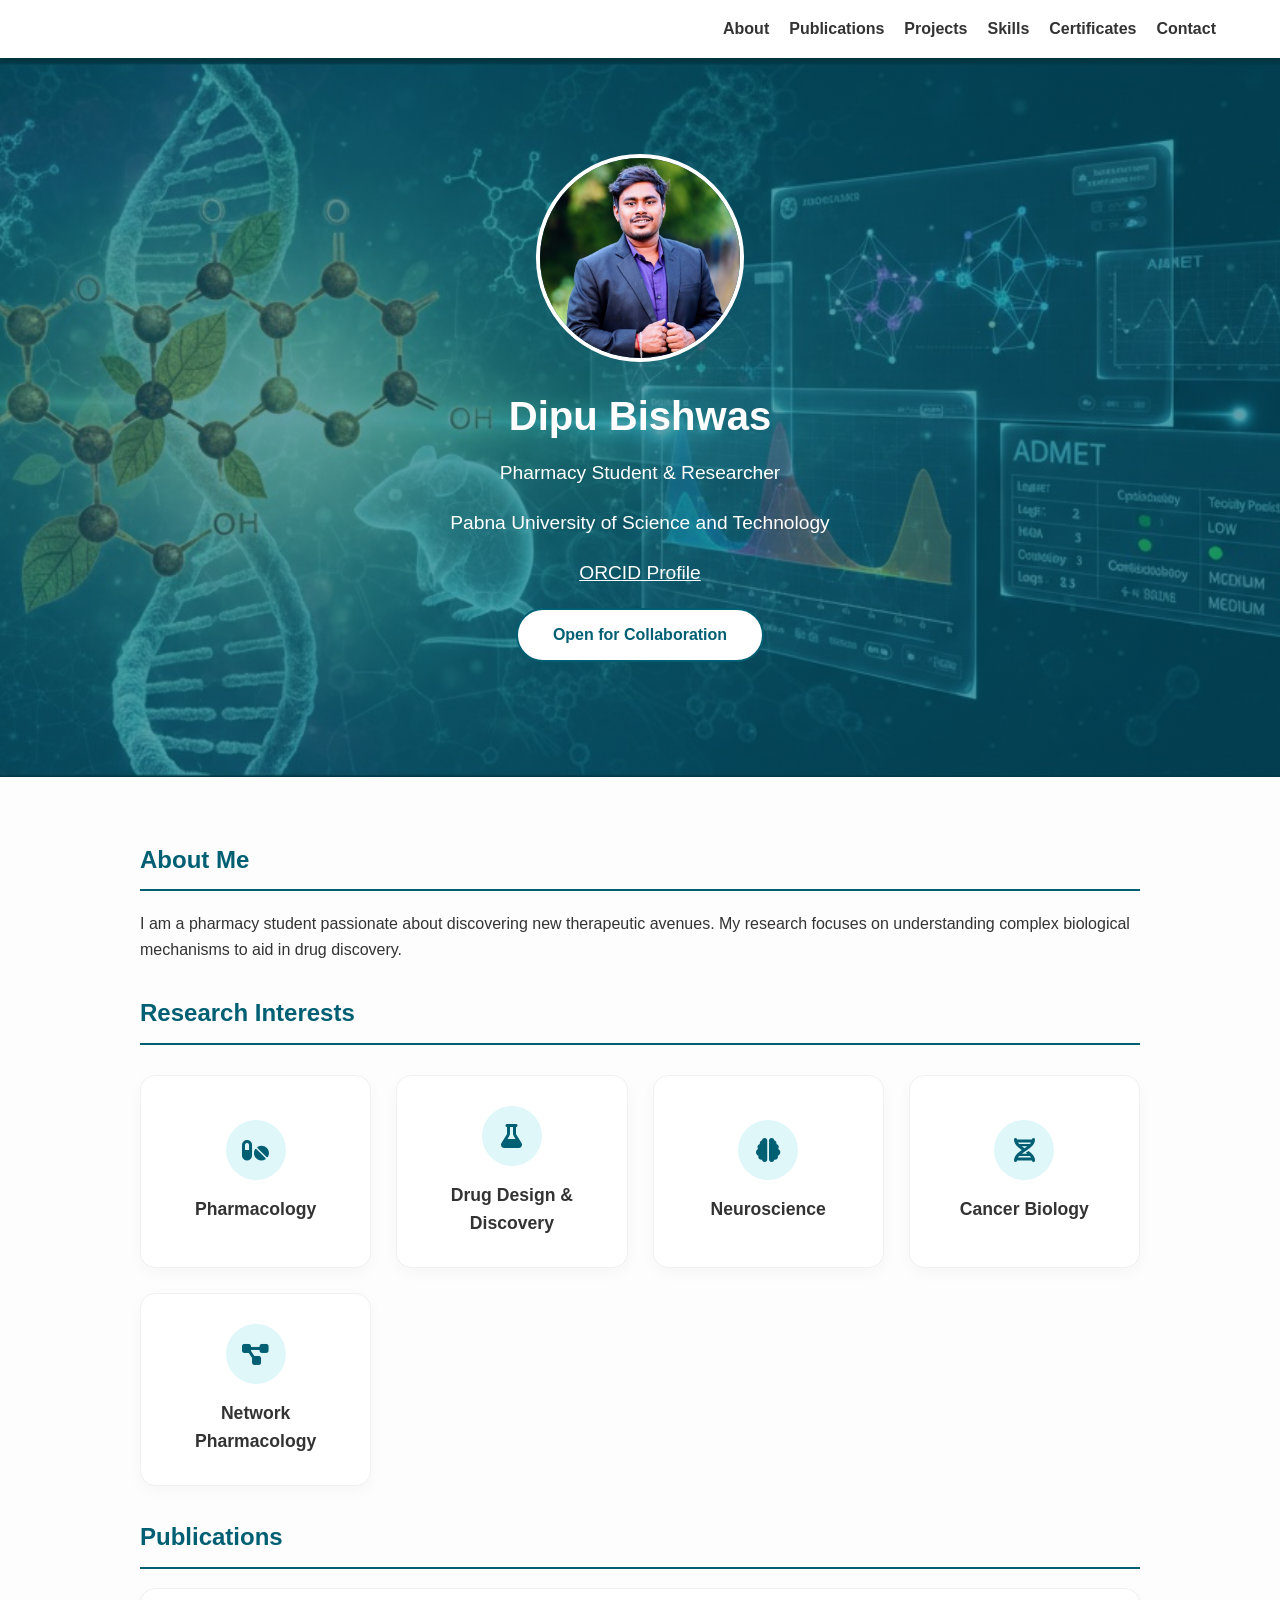
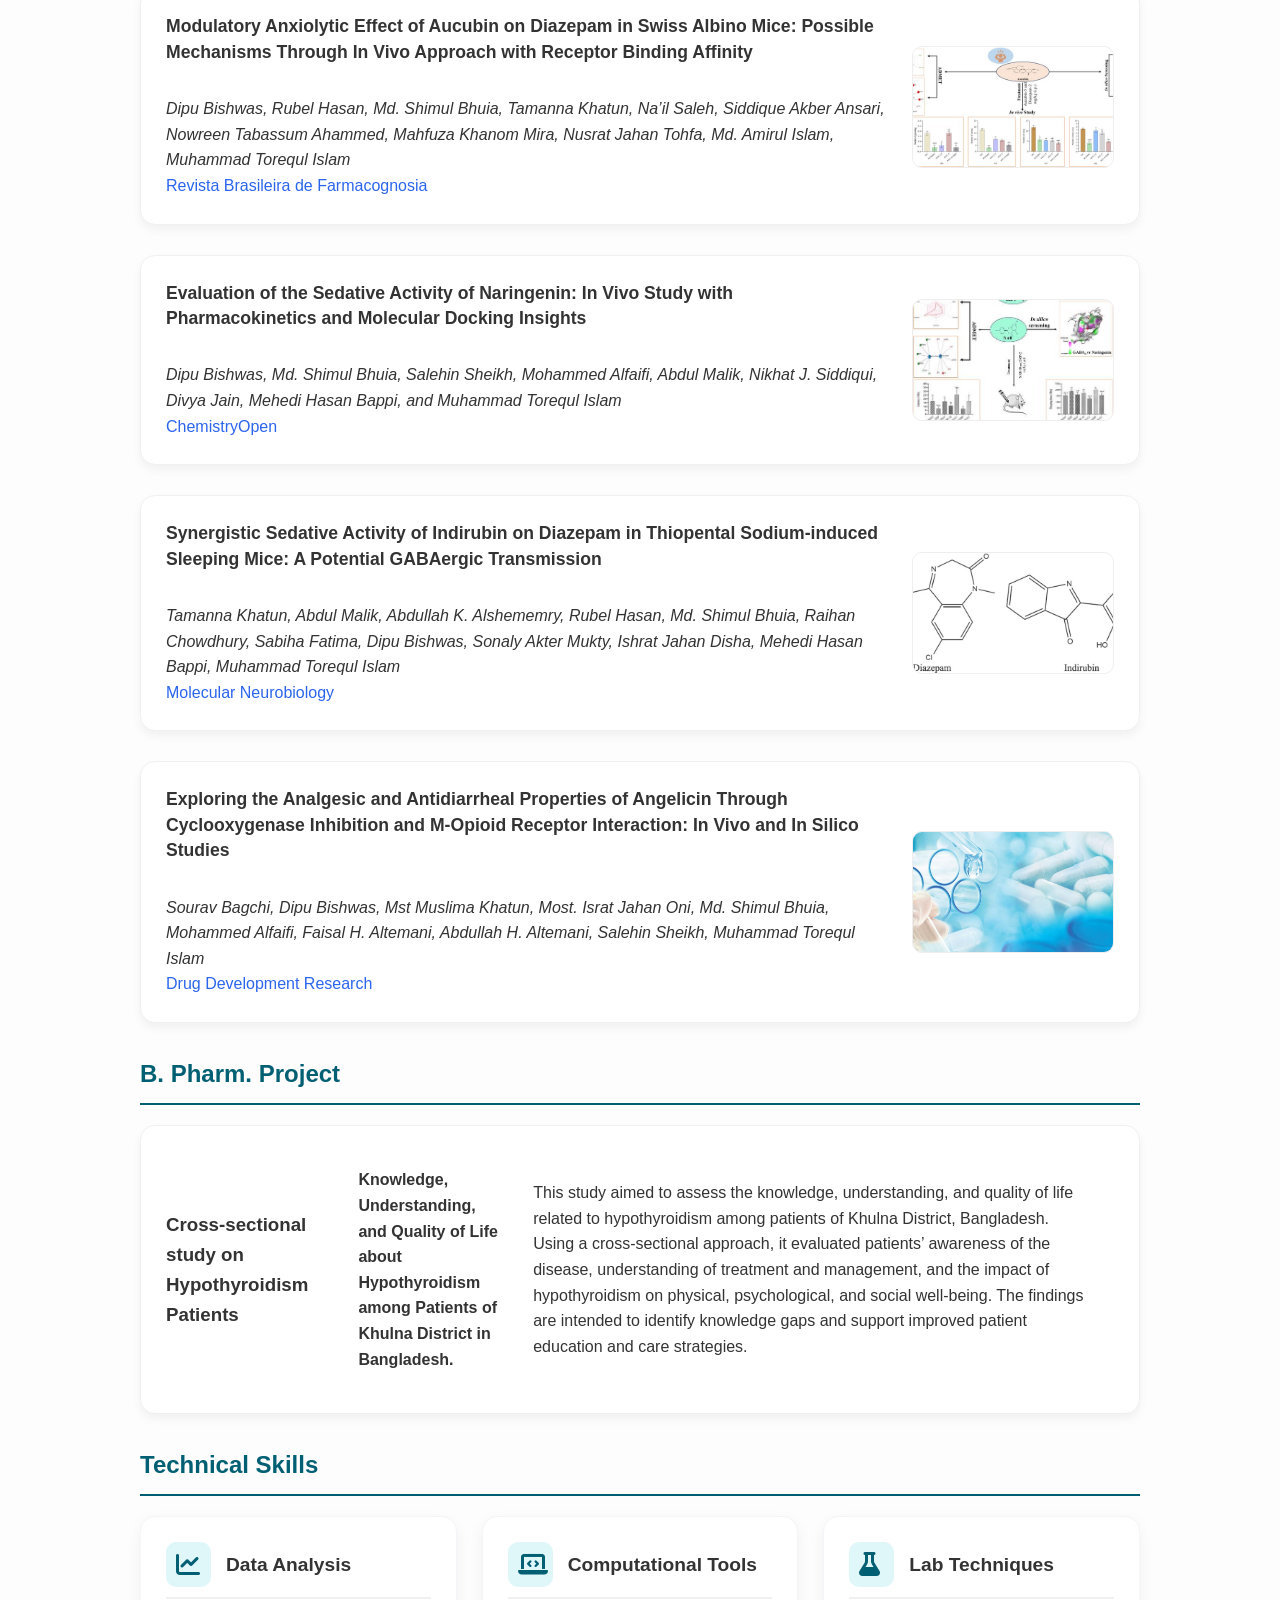
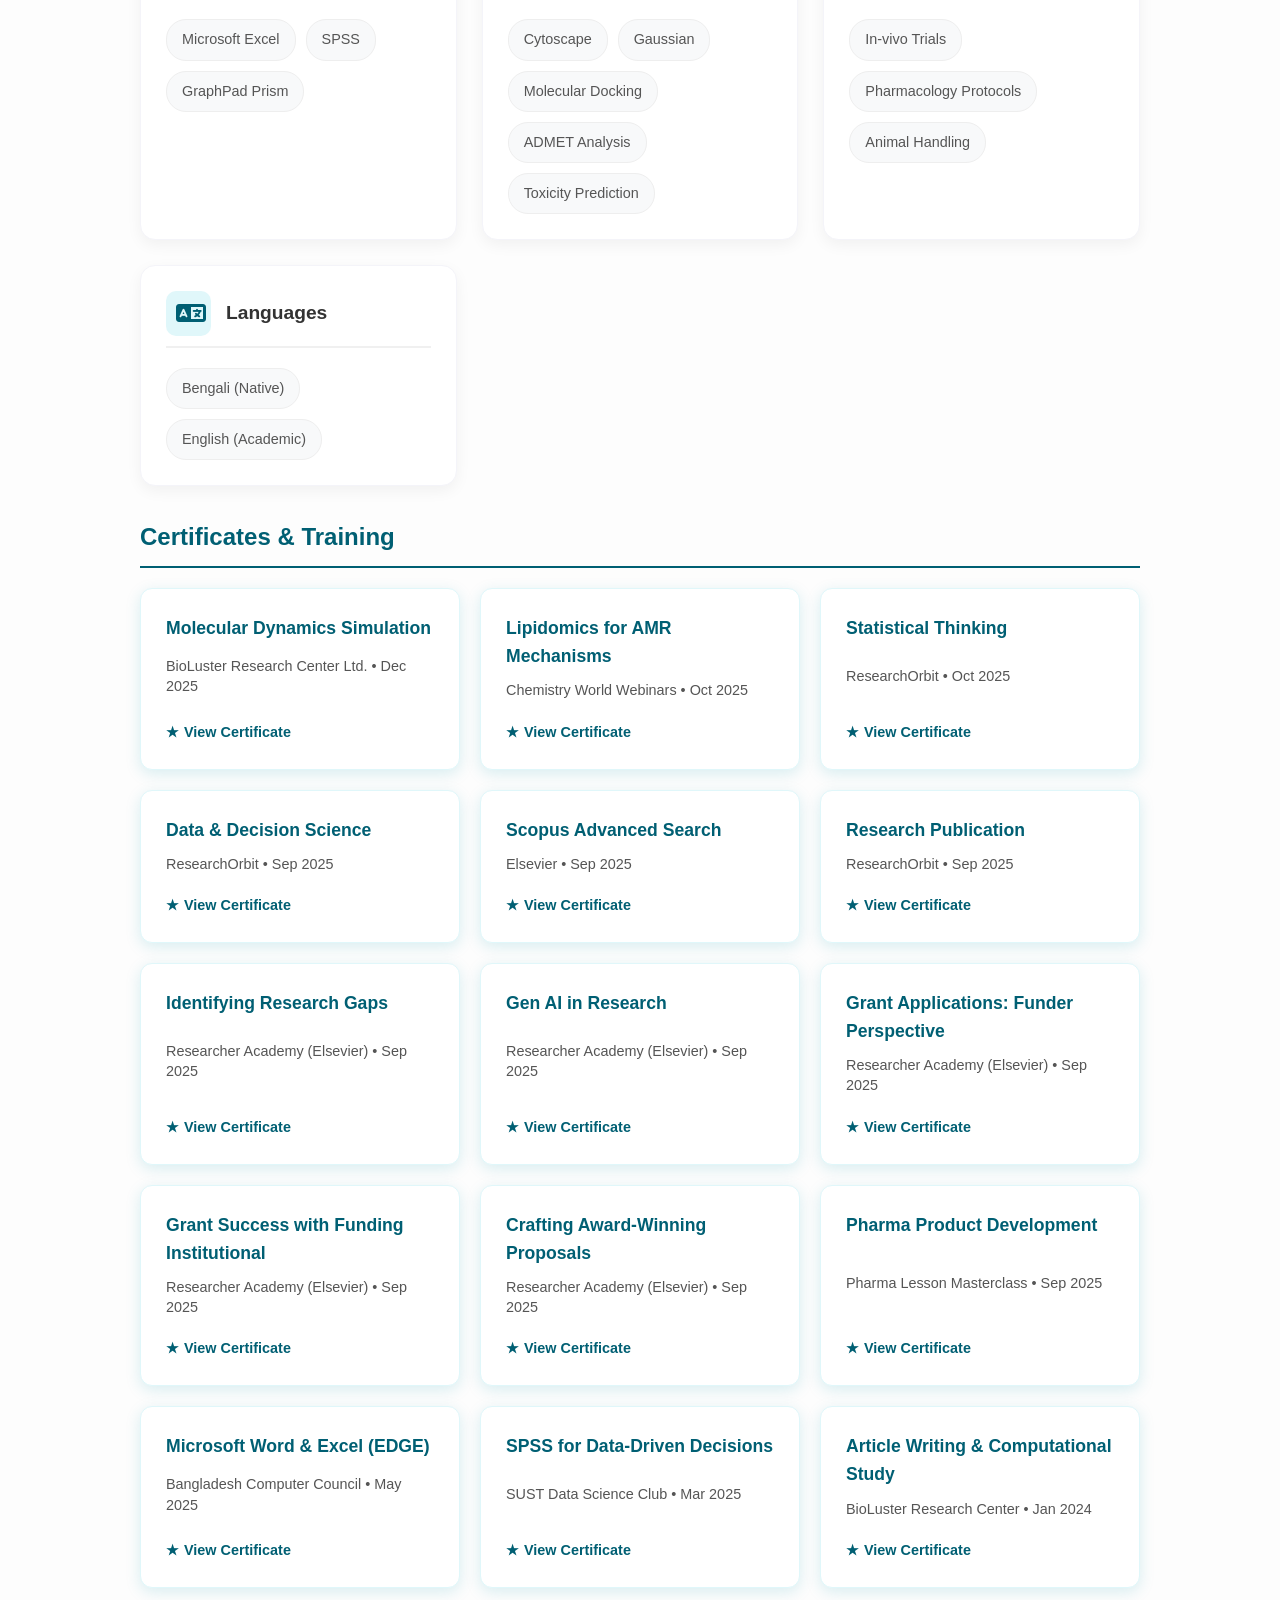
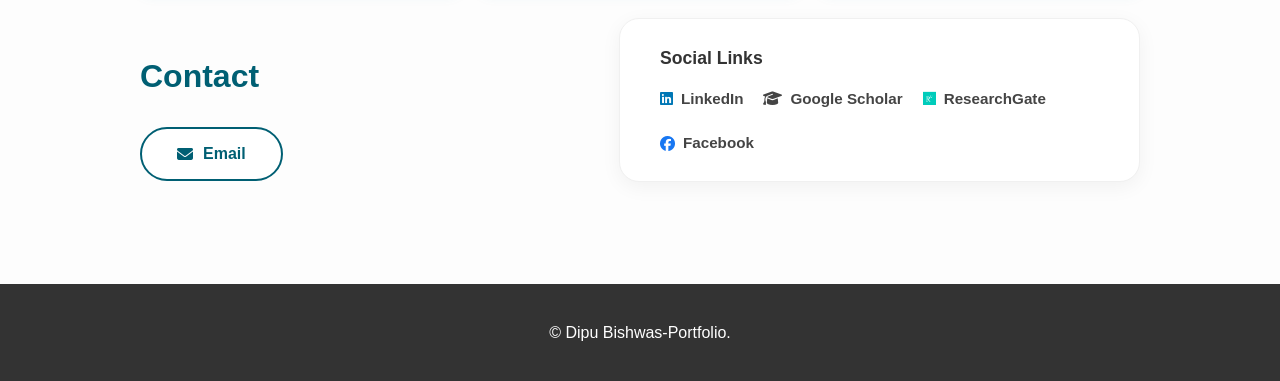
<file: index.html>
<!DOCTYPE html>
<html lang="en">
<head>
    <meta charset="UTF-8">
    <meta name="viewport" content="width=device-width, initial-scale=1.0">

    <!-- SEO BASICS -->
    <title>Dipu Bishwas | Academic Research Portfolio</title>
    <meta name="description" content="Academic research portfolio of Dipu Bishwas, a B.Pharm student and researcher at Pabna University of Science and Technology. Publications, projects, skills, and certifications.">
    <meta name="robots" content="index, follow">
    <link rel="canonical" href="https://dipubishwas.github.io/">

    <!-- STYLES -->
    <link rel="stylesheet" href="style.css">
    <link rel="stylesheet" href="https://cdnjs.cloudflare.com/ajax/libs/font-awesome/6.4.0/css/all.min.css">

    <!-- STRUCTURED DATA (VERY IMPORTANT FOR GOOGLE) -->
    <script type="application/ld+json">
    {
      "@context": "https://schema.org",
      "@type": "Person",
      "name": "Dipu Bishwas",
      "url": "https://dipubishwas.github.io/",
      "sameAs": [
        "https://orcid.org/0009-0007-2944-2143",
        "https://www.linkedin.com/in/dipu-bishwas/",
        "https://www.researchgate.net/profile/Dipu-Bishwas-2"
      ],
      "jobTitle": "B.Pharm Student and Researcher",
      "affiliation": {
        "@type": "CollegeOrUniversity",
        "name": "Pabna University of Science and Technology"
      }
    }
    </script>
</head>

<body>

<nav>
    <div class="hamburger" onclick="toggleMenu()">
        <div class="bar"></div>
        <div class="bar"></div>
        <div class="bar"></div>
    </div>

    <ul class="nav-links">
        <li><a href="#about" onclick="toggleMenu()">About</a></li>
        <li><a href="#publications" onclick="toggleMenu()">Publications</a></li>
        <li><a href="#projects" onclick="toggleMenu()">Projects</a></li>
        <li><a href="#skills" onclick="toggleMenu()">Skills</a></li>
        <li><a href="#certificates" onclick="toggleMenu()">Certificates</a></li>
        <li><a href="#contact" onclick="toggleMenu()">Contact</a></li>
    </ul>
</nav>

<header class="hero">
    <img src="profileee.jpg"
         alt="Dipu Bishwas - Academic Researcher"
         style="width: 200px; height: 200px; border-radius: 50%; border: 4px solid white; object-fit: cover; margin-bottom: 15px;">

    <!-- PRIMARY SEO HEADING -->
    <h1>Dipu Bishwas</h1>

    <p>Pharmacy Student & Researcher</p>
    <p>Pabna University of Science and Technology</p>

    <p>
        <a href="https://orcid.org/0009-0007-2944-2143" target="_blank"
           style="color: white; text-decoration: underline;">
           ORCID Profile
        </a>
    </p>

    <p>
        <a href="mailto:dipubishwas49@gmail.com" class="btn-contact btn-email">
            Open for Collaboration
        </a>
    </p>
</header>

<div class="container">

<section id="about">
    <h2>About Me</h2>
    <p>
        I am a pharmacy student passionate about discovering new therapeutic avenues. 
        My research focuses on understanding complex biological mechanisms to aid in drug discovery.
    </p>
</section>

<section id="interests">
    <h2>Research Interests</h2>
    <div class="interests-grid">

        <div class="interest-card">
            <div class="icon-box"><i class="fas fa-pills"></i></div>
            <h3>Pharmacology</h3>
        </div>

        <div class="interest-card">
            <div class="icon-box"><i class="fas fa-flask"></i></div>
            <h3>Drug Design & Discovery</h3>
        </div>

        <div class="interest-card">
            <div class="icon-box"><i class="fas fa-brain"></i></div>
            <h3>Neuroscience</h3>
        </div>

        <div class="interest-card">
            <div class="icon-box"><i class="fas fa-dna"></i></div>
            <h3>Cancer Biology</h3>
        </div>

        <div class="interest-card">
            <div class="icon-box"><i class="fas fa-project-diagram"></i></div>
            <h3>Network Pharmacology</h3>
        </div>

    </div>
</section>

<section id="publications">
            <h2>Publications</h2>
            
            <div class="publication-item">
                <div class="pub-details">
                    <a href="https://doi.org/10.1007/s43450-025-00629-9" target="_blank" class="pub-title-link">
                        <strong>Modulatory Anxiolytic Effect of Aucubin on Diazepam in Swiss Albino Mice: Possible Mechanisms Through In Vivo Approach with Receptor Binding Affinity</strong>
                    </a>
                    <br>
                    <em>Dipu Bishwas, Rubel Hasan, Md. Shimul Bhuia, Tamanna Khatun, Na’il Saleh, Siddique Akber Ansari, Nowreen Tabassum Ahammed, Mahfuza Khanom Mira, Nusrat Jahan Tohfa, Md. Amirul Islam, Muhammad Torequl Islam</em><br>
                    <span>
                        <a href="https://link.springer.com/journal/43450" target="_blank" style="text-decoration: none; color: #2B65EC; font-weight: normal;">
                            Revista Brasileira de Farmacognosia
                        </a>
                    </span>
                </div>
                <img src="abs-aucubin.jpg" alt="Graphical Abstract" class="pub-image">
            </div>

            <div class="publication-item">
                <div class="pub-details">
                    <a href="https://doi.org/10.1002/open.202500114" target="_blank" class="pub-title-link">
                        <strong>Evaluation of the Sedative Activity of Naringenin: In Vivo Study with Pharmacokinetics and Molecular Docking Insights</strong>
                    </a>
                    <br>
                    <em>Dipu Bishwas, Md. Shimul Bhuia, Salehin Sheikh, Mohammed Alfaifi, Abdul Malik, Nikhat J. Siddiqui, Divya Jain, Mehedi Hasan Bappi, and Muhammad Torequl Islam</em><br>
                    <span>
                        <a href="https://chemistry-europe.onlinelibrary.wiley.com/journal/21911363" target="_blank" style="text-decoration: none; color: #2B65EC; font-weight: normal;">
                            ChemistryOpen
                        </a>
                    </span>
                </div>
                <img src="abs-naringenin.jpg" alt="Graphical Abstract" class="pub-image">
            </div>
            
            <div class="publication-item">
                <div class="pub-details">
                    <a href="https://doi.org/10.1007/s12035-025-05176-x" target="_blank" class="pub-title-link">
                        <strong>Synergistic Sedative Activity of Indirubin on Diazepam in Thiopental Sodium-induced Sleeping Mice: A Potential GABAergic Transmission</strong>
                    </a>
                    <br>
                    <em>Tamanna Khatun, Abdul Malik, Abdullah K. Alshememry, Rubel Hasan, Md. Shimul Bhuia, Raihan Chowdhury, Sabiha Fatima, Dipu Bishwas, Sonaly Akter Mukty, Ishrat Jahan Disha, Mehedi Hasan Bappi, Muhammad Torequl Islam</em><br>
                    <span>
                        <a href="https://link.springer.com/journal/12035" target="_blank" style="text-decoration: none; color: #2B65EC; font-weight: normal;">
                            Molecular Neurobiology
                        </a>
                    </span>
                </div>
                <img src="abs-indirubin.jpg" alt="Graphical Abstract" class="pub-image">
            </div>

            <div class="publication-item">
                <div class="pub-details">
                    <a href="https://doi.org/10.1002/ddr.70201" target="_blank" class="pub-title-link">
                        <strong>Exploring the Analgesic and Antidiarrheal Properties of Angelicin Through Cyclooxygenase Inhibition and M-Opioid Receptor Interaction: In Vivo and In Silico Studies</strong>
                    </a>
                    <br>
                    <em>Sourav Bagchi, Dipu Bishwas, Mst Muslima Khatun, Most. Israt Jahan Oni, Md. Shimul Bhuia, Mohammed Alfaifi, Faisal H. Altemani, Abdullah H. Altemani, Salehin Sheikh, Muhammad Torequl Islam</em><br>
                    <span>
                        <a href="https://analyticalsciencejournals.onlinelibrary.wiley.com/journal/10982299" target="_blank" style="text-decoration: none; color: #2B65EC; font-weight: normal;">
                            Drug Development Research
                        </a>
                    </span>
                </div>
                <img src="abs-angelicin.jpg" alt="Graphical Abstract" class="pub-image">
            </div>
        </section>

        <section id="projects">
            <h2>B. Pharm. Project</h2>
            <div class="publication-item">
                <h3>Cross-sectional study on Hypothyroidism Patients</h3><br>
                <p><strong>Knowledge, Understanding, and Quality of Life about Hypothyroidism among Patients of Khulna District in Bangladesh.</strong></p>
                <span>This study aimed to assess the knowledge, understanding, and quality of life related to hypothyroidism among patients of Khulna District, Bangladesh. 
                    Using a cross-sectional approach, it evaluated patients’ awareness of the disease, understanding of treatment and management, and the impact of hypothyroidism on physical, psychological, and social well-being. 
                    The findings are intended to identify knowledge gaps and support improved patient education and care strategies.</span><br>
            </div>
        </section>

       <section id="skills">
            <h2>Technical Skills</h2>
            <div class="skills-wrapper">
                
                <div class="skill-category">
                    <div class="skill-header">
                        <i class="fas fa-chart-line skill-icon"></i>
                        <h3>Data Analysis</h3>
                    </div>
                    <div class="skill-tags">
                        <span>Microsoft Excel</span>
                        <span>SPSS</span>
                        <span>GraphPad Prism</span>
                    </div>
                </div>

                <div class="skill-category">
                    <div class="skill-header">
                        <i class="fas fa-laptop-code skill-icon"></i>
                        <h3>Computational Tools</h3>
                    </div>
                    <div class="skill-tags">
                        <span>Cytoscape</span>
                        <span>Gaussian</span>
                        <span>Molecular Docking</span>
                        <span>ADMET Analysis</span>
                        <span>Toxicity Prediction</span>
                    </div>
                </div>

                <div class="skill-category">
                    <div class="skill-header">
                        <i class="fas fa-flask skill-icon"></i>
                        <h3>Lab Techniques</h3>
                    </div>
                    <div class="skill-tags">
                        <span>In-vivo Trials</span>
                        <span>Pharmacology Protocols</span>
                        <span>Animal Handling</span>
                    </div>
                </div>

                <div class="skill-category">
                    <div class="skill-header">
                        <i class="fas fa-language skill-icon"></i>
                        <h3>Languages</h3>
                    </div>
                    <div class="skill-tags">
                        <span>Bengali (Native)</span>
                        <span>English (Academic)</span>
                    </div>
                </div>

            </div>
        </section>

        <section id="certificates">
            <h2>Certificates & Training</h2>
            
            <div class="certificates-grid">
                
                <div class="certificate-card">
                    <h3>Molecular Dynamics Simulation</h3>
                    <p>BioLuster Research Center Ltd. • Dec 2025</p>
                    <a href="cert-molecular.pdf" target="_blank" class="cert-btn">View Certificate</a>
                </div>

                <div class="certificate-card">
                    <h3>Lipidomics for AMR Mechanisms</h3>
                    <p>Chemistry World Webinars • Oct 2025</p>
                    <a href="cert-lipidomics.pdf" target="_blank" class="cert-btn">View Certificate</a>
                </div>

                <div class="certificate-card">
                    <h3>Statistical Thinking</h3>
                    <p>ResearchOrbit • Oct 2025</p>
                    <a href="cert-stat-thinking.jpg" target="_blank" class="cert-btn">View Certificate</a>
                </div>

                <div class="certificate-card">
                    <h3>Data & Decision Science</h3>
                    <p>ResearchOrbit • Sep 2025</p>
                    <a href="cert-data-decision.jpg" target="_blank" class="cert-btn">View Certificate</a>
                </div>

                <div class="certificate-card">
                    <h3>Scopus Advanced Search</h3>
                    <p>Elsevier • Sep 2025</p>
                    <a href="cert-scopus.pdf" target="_blank" class="cert-btn">View Certificate</a>
                </div>

                <div class="certificate-card">
                    <h3>Research Publication</h3>
                    <p>ResearchOrbit • Sep 2025</p>
                    <a href="cert-research-pub.jpg" target="_blank" class="cert-btn">View Certificate</a>
                </div>

                <div class="certificate-card">
                    <h3>Identifying Research Gaps</h3>
                    <p>Researcher Academy (Elsevier) • Sep 2025</p>
                    <a href="cert-gaps.pdf" target="_blank" class="cert-btn">View Certificate</a>
                </div>

                <div class="certificate-card">
                    <h3>Gen AI in Research</h3>
                    <p>Researcher Academy (Elsevier) • Sep 2025</p>
                    <a href="cert-ai.pdf" target="_blank" class="cert-btn">View Certificate</a>
                </div>

                <div class="certificate-card">
                    <h3>Grant Applications: Funder Perspective</h3>
                    <p>Researcher Academy (Elsevier) • Sep 2025</p>
                    <a href="cert-grant-tips.pdf" target="_blank" class="cert-btn">View Certificate</a>
                </div>

                <div class="certificate-card">
                    <h3>Grant Success with Funding Institutional</h3>
                    <p>Researcher Academy (Elsevier) • Sep 2025</p>
                    <a href="cert-grant-success.pdf" target="_blank" class="cert-btn">View Certificate</a>
                </div>

                <div class="certificate-card">
                    <h3>Crafting Award-Winning Proposals</h3>
                    <p>Researcher Academy (Elsevier) • Sep 2025</p>
                    <a href="cert-proposals.pdf" target="_blank" class="cert-btn">View Certificate</a>
                </div>

                <div class="certificate-card">
                    <h3>Pharma Product Development</h3>
                    <p>Pharma Lesson Masterclass • Sep 2025</p>
                    <a href="cert-pharma.pdf" target="_blank" class="cert-btn">View Certificate</a>
                </div>

                <div class="certificate-card">
                    <h3>Microsoft Word & Excel (EDGE)</h3>
                    <p>Bangladesh Computer Council • May 2025</p>
                    <a href="cert-edge.pdf" target="_blank" class="cert-btn">View Certificate</a>
                </div>

                <div class="certificate-card">
                    <h3>SPSS for Data-Driven Decisions</h3>
                    <p>SUST Data Science Club • Mar 2025</p>
                    <a href="cert-spss.pdf" target="_blank" class="cert-btn">View Certificate</a>
                </div>

                <div class="certificate-card">
                    <h3>Article Writing & Computational Study</h3>
                    <p>BioLuster Research Center • Jan 2024</p>
                    <a href="cert-article.jpg" target="_blank" class="cert-btn">View Certificate</a>
                </div>

            </div>
        </section>

       <section id="contact">
            <div class="contact-layout">
                
                <div class="contact-left">
                    <h2>Contact</h2>
                    <div class="contact-buttons-row">
                        <a href="mailto:dipubishwas49@gmail.com" class="btn-contact btn-email">
                            <i class="fas fa-envelope"></i> Email
                        </a>
                    </div>
                </div>

                <div class="social-card">
                    <h3>Social Links</h3>
                    <div class="social-links-grid">
                        <a href="https://www.linkedin.com/in/dipu-bishwas/" target="_blank"><i class="fab fa-linkedin" style="color: #0077b5;"></i> LinkedIn</a>
                        <a href="https://scholar.google.com/citations?user=WHr3l-4AAAAJ&hl=en" target="_blank"><i class="fas fa-graduation-cap"></i> Google Scholar</a>
                        <a href="https://www.researchgate.net/profile/Dipu-Bishwas-2" target="_blank"><i class="fab fa-researchgate" style="color: #00ccbb;"></i> ResearchGate</a>
                        <a href="https://www.facebook.com/dipu.bishwas23" target="_blank"><i class="fab fa-facebook" style="color: #1877F2;"></i> Facebook</a>
                    </div>
                </div>

            </div>
        </section>

    </div>

    <footer>
        <p>&copy; Dipu Bishwas-Portfolio.</p>
    </footer>

    <script>
        function toggleMenu() {
            const navLinks = document.querySelector('.nav-links');
            navLinks.classList.toggle('active');
        }
    </script>

</body>
</html>
</file>
<file: style.css>
/* CSS Styles */
:root {
    --primary-color: #005f73;
    --secondary-color: #94d2bd;
    --text-dark: #333;
    --light-bg: #f4f4f9;
}
body {
    font-family: 'Segoe UI', Tahoma, Geneva, Verdana, sans-serif;
    line-height: 1.6;
    margin: 0;
    color: var(--text-dark);
    background-color: #fdfdfd; 
}

/* --- NAVIGATION --- */
nav {
    display: flex;
    justify-content: flex-end; 
    align-items: center;
    background: #fff;
    padding: 1rem 5%;
    box-shadow: 0 2px 5px rgba(0,0,0,0.1);
    position: sticky;
    top: 0;
    z-index: 1000;
}

/* Default Menu Links (Desktop) */
.nav-links {
    list-style: none;
    display: flex;
    margin: 0;
    padding: 0;
}
.nav-links li {
    margin-left: 20px;
}
.nav-links a {
    text-decoration: none;
    color: var(--text-dark);
    font-weight: bold;
}

/* Mobile Hamburger Icon */
.hamburger {
    display: none;
    cursor: pointer;
    flex-direction: column;
    gap: 5px;
}
.hamburger .bar {
    width: 25px;
    height: 3px;
    background-color: var(--text-dark);
    transition: all 0.3s ease;
}

/* Mobile Styles */
@media (max-width: 768px) {
    
    /* 1. Make the Top Bar Transparent */
    nav {
        background: transparent; /* Removes white background */
        box-shadow: none;        /* Removes the bar shadow */
    }

    /* 2. Transparent 3-Bar Button */
    .hamburger {
        display: flex;
        opacity: 0.7;       /* Makes the button slightly transparent */
        background: rgba(255, 255, 255, 0.2); /* Optional: tiny background box */
        padding: 5px;       /* Space for the tiny background */
        border-radius: 5px; /* Round corners for the button */
    }
    
    /* Ensure bars are visible (Optional: change to white if background is dark) */
    .hamburger .bar {
        background-color: #333; /* Keep dark, or change to white if needed */
    }

    /* 3. Hero Section Shadows */
    .hero h1, 
    .hero p {
        text-shadow: 0 5px 15px rgba(0, 0, 0, 0.7); /* Strong shadow for text */
    }

    .hero-btn {
        box-shadow: 0 10px 20px rgba(0,0,0,0.4); /* Stronger shadow for button */
    }

    /* 4. Dropdown Menu (Right Aligned & Transparent) */
    .nav-links {
        display: none;
        position: absolute;
        top: 100%;
        right: 0;
        width: 100%;

        /* Transparent Background */
        background-color: rgba(255, 255, 255, 0.85); 
        backdrop-filter: blur(8px); 

        flex-direction: column;
        align-items: flex-end; /* Right Align */
        padding-right: 30px;
        
        box-shadow: 0 10px 20px rgba(0,0,0,0.1);
        padding-top: 20px;
        padding-bottom: 20px;
    }

    .nav-links.active {
        display: flex;
    }

    .nav-links li {
        margin: 15px 0; 
        width: 100%; 
        text-align: right; 
    }
}
/* --- HERO SECTION --- */
.hero {
    background: linear-gradient(rgba(0, 95, 115, 0.6), rgba(0, 95, 115, 0.6)), url('cover.jpg');
    background-size: cover;
    background-position: center;
    background-repeat: no-repeat;
    color: white;
    padding: 6rem 5%;
    text-align: center;
}
.hero h1 {
    margin: 0;
    font-size: 2.5rem;
}
.hero p {
    font-size: 1.2rem;
    margin-top: 10px;
}

/* --- GENERAL SECTIONS --- */
.container {
    padding: 2rem 5%;
    max-width: 1000px;
    margin: auto;
}
h2 {
    border-bottom: 2px solid var(--primary-color);
    padding-bottom: 10px;
    margin-top: 2rem;
    color: var(--primary-color);
}

/* --- SKILLS --- */
.skills-grid {
    display: flex;
    flex-wrap: wrap;
    gap: 10px;
}
.skill-tag {
    background: var(--secondary-color);
    padding: 5px 15px;
    border-radius: 20px;
    font-weight: bold;
    font-size: 0.9rem;
}

/* --- PUBLICATIONS (3D Effect + Round Edges) --- */
.publication-item {
    background: white;
    border-left: 5px solid var(--primary-color);
    padding: 25px;
    margin-bottom: 30px;
    
    /* Round Shaped Edges */
    border-radius: 15px; 
    
    /* Layout */
    display: flex; 
    justify-content: space-between; 
    align-items: center; 
    gap: 25px;
    
    /* 3D Transition */
    transition: all 0.4s cubic-bezier(0.175, 0.885, 0.32, 1.275); 
    position: relative;
    top: 0;
    
    /* Default State */
    box-shadow: 0 5px 10px rgba(0,0,0,0.05);
    border: 1px solid #f0f0f0;

    /* Fix for smooth edges during animation */
    backface-visibility: hidden;
    transform: translateZ(0); 
    overflow: hidden; 
}

/* 3D Hover Effect */
.publication-item:hover {
    transform: translateY(-10px); 
    box-shadow: 0 20px 40px rgba(0, 95, 115, 0.2); 
    border-color: var(--secondary-color);
}

.pub-details {
    flex: 1;
}

/* Graphical Abstract Image */
.pub-image {
    width: 200px;
    height: 120px;
    object-fit: cover;      
    border-radius: 10px;    
    border: 1px solid #eee; 
    transition: transform 0.4s ease;
    background-color: #f9f9f9;
}

.publication-item:hover .pub-image {
    transform: scale(1.05); 
    box-shadow: 0 5px 15px rgba(0,0,0,0.1);
}

/* Mobile Publication Layout */
@media (max-width: 600px) {
    .publication-item {
        flex-direction: column; 
        align-items: flex-start;
    }
    .pub-image {
        width: 100%;       
        height: auto;     
        margin-top: 15px;   
    }
}

/* --- CERTIFICATES (Sea Water Effect) --- */
.certificates-grid {
    display: grid;
    grid-template-columns: repeat(auto-fit, minmax(280px, 1fr)); 
    gap: 20px;
    margin-top: 20px;
}

.certificate-card {
    background: white;
    padding: 25px;
    border-radius: 12px; 
    /* Sea Water Shadow */
    box-shadow: 0 4px 15px rgba(0, 150, 170, 0.15); 
    transition: transform 0.3s ease, box-shadow 0.3s ease;
    border: 1px solid #e0f7fa; 
    display: flex;
    flex-direction: column;
    justify-content: space-between;
}

.certificate-card:hover {
    transform: translateY(-5px); 
    box-shadow: 0 10px 25px rgba(0, 150, 170, 0.3);
}

.certificate-card h3 {
    margin: 0 0 10px 0;
    font-size: 1.1rem;
    color: #005f73;
    font-weight: 700;
}

.certificate-card p {
    font-size: 0.9rem;
    color: #555;
    margin: 0 0 20px 0;
    line-height: 1.4;
}

.cert-btn {
    display: inline-flex;
    align-items: center;
    font-size: 0.9rem;
    color: var(--primary-color);
    text-decoration: none;
    font-weight: bold;
    transition: color 0.2s;
}
.cert-btn::before {
    content: "★ ";
    margin-right: 5px;
}
.cert-btn:hover {
    color: var(--secondary-color);
    text-decoration: underline;
}

/* --- CONTACT SECTION (Clean Split Layout) --- */

/* Main Layout */
.contact-layout {
    display: flex;
    justify-content: space-between;
    align-items: center;
    gap: 40px;
    padding: 30px 0;
    flex-wrap: wrap; /* Stacks on mobile */
}

/* Left Side */
.contact-left {
    flex: 1;
    min-width: 300px;
}
.contact-left h2 {
    font-size: 2rem;
    margin-bottom: 25px;
    border: none;
    padding: 0;
}
.contact-buttons-row {
    display: flex;
    gap: 15px;
}

/* Button Styles (Pill Shape) */
.btn-contact {
    display: inline-flex;
    align-items: center;
    gap: 10px; 
    padding: 12px 35px;
    border-radius: 50px; 
    text-decoration: none;
    font-weight: bold;
    font-size: 1rem;
    transition: all 0.3s ease;
}

/* Email Button */
.btn-email {
    background-color: white;
    color: #005f73 !important; 
    border: 2px solid #005f73;
}
.btn-email:hover {
    background-color: #005f73;
    color: white !important;
    transform: translateY(-3px);
}

/* Right Side: Social Card */
.social-card {
    background: white;
    padding: 25px 40px;
    border-radius: 20px; 
    box-shadow: 0 5px 20px rgba(0,0,0,0.05); 
    flex: 1;
    min-width: 300px;
    border: 1px solid #f0f0f0;
}
.social-card h3 {
    margin: 0 0 15px 0;
    font-size: 1.1rem;
    color: #333;
    font-weight: 800;
}
.social-links-grid {
    display: flex;
    flex-wrap: wrap;
    gap: 20px;
    align-items: center;
}
.social-links-grid a {
    text-decoration: none;
    color: #444;
    font-weight: 600;
    font-size: 0.95rem;
    display: flex;
    align-items: center;
    gap: 8px;
    transition: color 0.2s;
}
.social-links-grid a:hover {
    color: var(--primary-color);
}

/* Contact Mobile Fix */
@media (max-width: 768px) {
    .contact-layout {
        flex-direction: column;
        align-items: flex-start;
    }
    .contact-buttons-row {
        width: 100%;
    }
    .btn-contact {
        flex: 1;
        justify-content: center;
    }
    .social-card {
        width: 100%;
        box-sizing: border-box;
    }
}

/* --- FOOTER --- */
footer {
    background: #333;
    color: white;
    text-align: center;
    padding: 20px;
    margin-top: 40px;
}

/* --- ELEGANT SKILLS SECTION --- */

.skills-wrapper {
    display: grid;
    grid-template-columns: repeat(auto-fit, minmax(300px, 1fr)); /* Responsive Grid */
    gap: 25px;
    margin-top: 20px;
}

.skill-category {
    background: white;
    padding: 25px;
    border-radius: 15px; /* Soft round corners */
    box-shadow: 0 5px 15px rgba(0,0,0,0.05);
    border: 1px solid #f4f4f9;
    transition: transform 0.3s ease;
}

.skill-category:hover {
    transform: translateY(-5px); /* Lifts up slightly on hover */
    box-shadow: 0 10px 25px rgba(0, 95, 115, 0.15); /* Tinted shadow */
    border-color: var(--secondary-color);
}

.skill-header {
    display: flex;
    align-items: center;
    gap: 15px;
    margin-bottom: 20px;
    border-bottom: 2px solid #f0f0f0;
    padding-bottom: 10px;
}

.skill-icon {
    font-size: 1.5rem;
    color: var(--primary-color);
    background: #e0f7fa;
    padding: 10px;
    border-radius: 10px;
    width: 25px;
    height: 25px;
    display: flex;
    justify-content: center;
    align-items: center;
}

.skill-header h3 {
    margin: 0;
    font-size: 1.2rem;
    color: #333;
}

.skill-tags {
    display: flex;
    flex-wrap: wrap; /* Allows tags to flow to next line */
    gap: 10px;
}

.skill-tags span {
    background-color: #f8f9fa;
    color: #555;
    padding: 8px 15px;
    border-radius: 20px; /* Pill shape tags */
    font-size: 0.9rem;
    font-weight: 500;
    border: 1px solid #eee;
    transition: all 0.2s ease;
}

/* Hover effect for individual tags */
.skill-tags span:hover {
    background-color: var(--primary-color);
    color: white;
    border-color: var(--primary-color);
}

/* --- ELEGANT RESEARCH INTERESTS --- */

.interests-grid {
    display: grid;
    /* This ensures cards are at least 180px wide but stretch to fill space */
    grid-template-columns: repeat(auto-fit, minmax(200px, 1fr)); 
    gap: 25px;
    margin-top: 30px;
}

.interest-card {
    background: white;
    padding: 30px 20px;
    border-radius: 15px;
    text-align: center; /* Centers the icon and text */
    border: 1px solid #f0f0f0;
    box-shadow: 0 5px 15px rgba(0,0,0,0.03);
    transition: all 0.3s ease;
    display: flex;
    flex-direction: column;
    align-items: center;
    justify-content: center;
}

/* Hover Effect: Float up + Shadow + Border Color */
.interest-card:hover {
    transform: translateY(-8px);
    box-shadow: 0 15px 30px rgba(0, 95, 115, 0.1);
    border-color: var(--secondary-color);
}

/* The Circle behind the Icon */
.icon-box {
    width: 60px;
    height: 60px;
    background-color: #e0f7fa; /* Light cyan bg */
    border-radius: 50%; /* Perfect circle */
    display: flex;
    align-items: center;
    justify-content: center;
    margin-bottom: 15px;
    transition: background-color 0.3s ease;
}

.interest-card:hover .icon-box {
    background-color: var(--primary-color); /* Turns dark blue on hover */
}

/* The Icon Itself */
.icon-box i {
    font-size: 1.5rem;
    color: var(--primary-color);
    transition: color 0.3s ease;
}

.interest-card:hover .icon-box i {
    color: white; /* Turns white on hover */
}

/* The Text */
.interest-card h3 {
    margin: 0;
    font-size: 1.1rem;
    font-weight: 600;
    color: var(--text-dark);
}

/* --- CLICKABLE PUBLICATION TITLES --- */

.pub-title-link {
    text-decoration: none; /* Remove underline */
    color: inherit; /* Keep text dark by default */
    display: block; /* Makes the whole title clickable area larger */
    margin-bottom: 5px;
    transition: color 0.2s ease;
}

.pub-title-link strong {
    font-size: 1.1rem; /* Make title slightly larger */
    line-height: 1.4;
}

/* Hover Effect: Changes color to Primary Blue */
.pub-title-link:hover {
    color: var(--primary-color); 
    text-decoration: underline; /* Adds underline on hover like Google Scholar */
}
</file>
